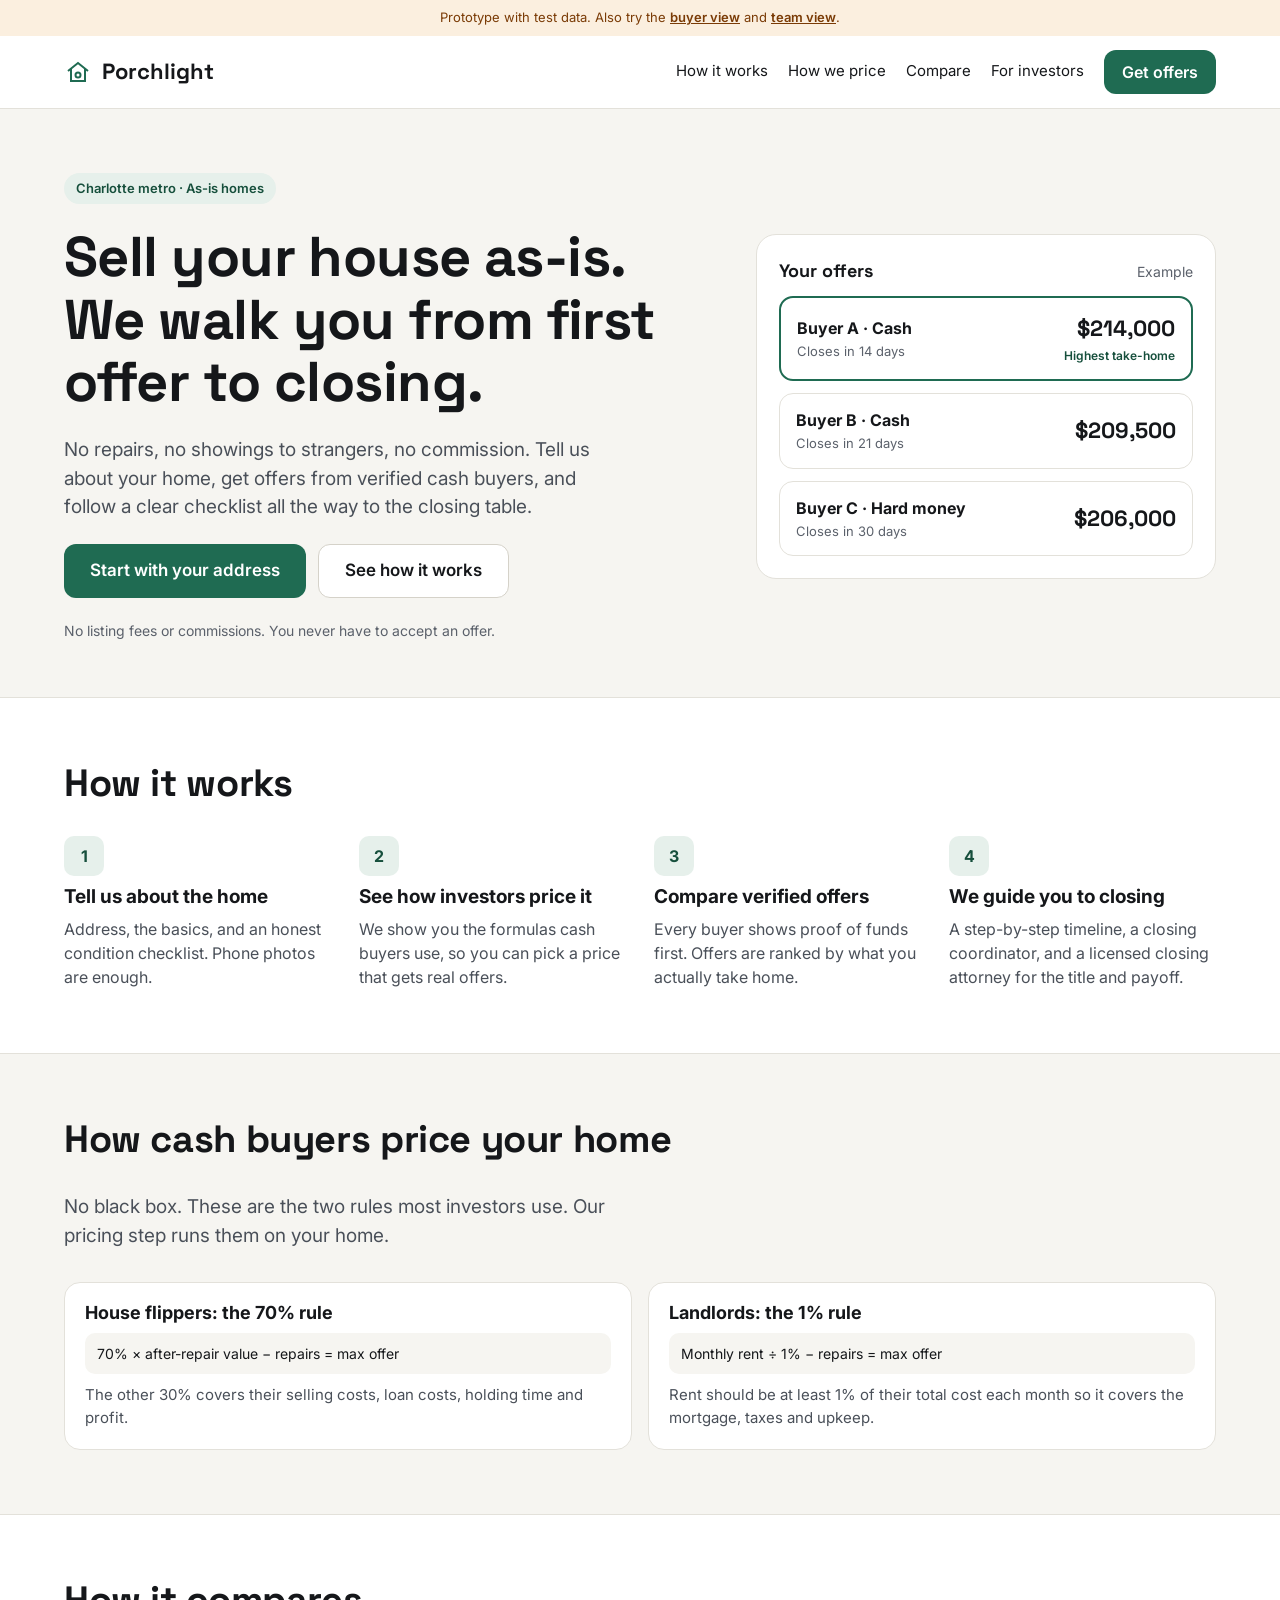
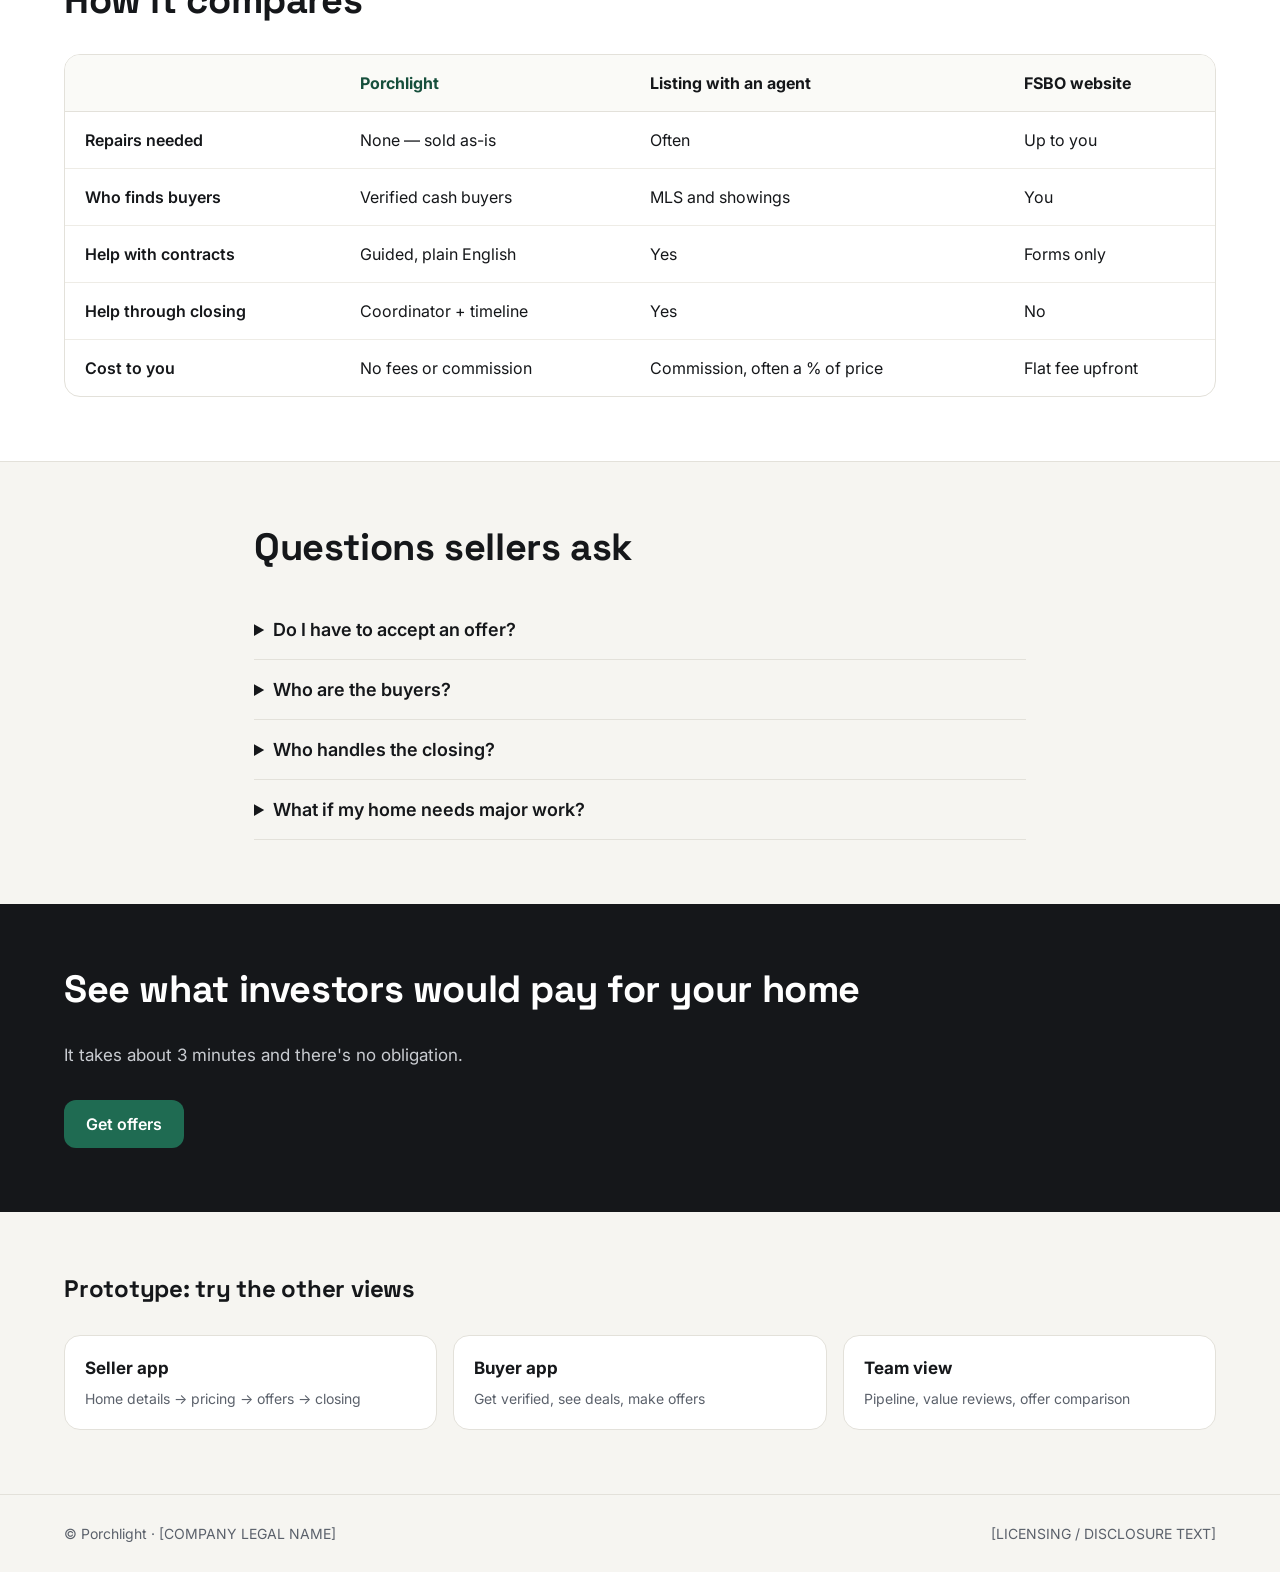
<file: index.html>
<!doctype html>
<html lang="en">
<head>
<meta charset="utf-8">
<meta name="viewport" content="width=device-width, initial-scale=1, viewport-fit=cover">
<meta name="theme-color" content="#15171A">
<meta name="description" content="Sell your house as-is in the Charlotte area. Get offers from verified cash buyers and a guided path from offer to closing.">
<title>Porchlight — Sell as-is, guided to closing</title>
<link rel="manifest" href="manifest.webmanifest">
<link rel="icon" href="icon.svg" type="image/svg+xml">
<link rel="preconnect" href="https://fonts.googleapis.com">
<link rel="stylesheet" href="https://fonts.googleapis.com/css2?family=Inter:wght@400;500;600;700&family=Space+Grotesk:wght@500;600;700&display=swap">
<style>
* { box-sizing: border-box; }
body { margin: 0; background: #F6F5F1; color: #15171A; font: 16px/1.5 Inter, system-ui, -apple-system, sans-serif; }
a { color: #1F6B52; }
h1, h2, h3 { margin: 0; line-height: 1.12; }
h1, h2 { font-family: 'Space Grotesk', Inter, sans-serif; letter-spacing: -0.01em; }
p { margin: 0; }
.wrap { max-width: 1200px; margin: 0 auto; padding: 0 24px; }
.demo-bar { background: #FBEFDF; color: #7A3B06; font-size: 13px; text-align: center; padding: 8px 16px; }
.demo-bar a { color: #7A3B06; font-weight: 600; }
header { background: #FFFFFF; border-bottom: 1px solid #E3E1DA; position: sticky; top: 0; z-index: 10; }
.nav { display: flex; flex-wrap: wrap; align-items: center; justify-content: space-between; gap: 12px; padding: 14px 24px; max-width: 1200px; margin: 0 auto; }
.brand { display: flex; align-items: center; gap: 10px; font-family: 'Space Grotesk', sans-serif; font-weight: 700; font-size: 22px; color: #15171A; text-decoration: none; }
.links { display: flex; flex-wrap: wrap; align-items: center; gap: 4px 20px; font-size: 15px; }
.links a { color: #15171A; text-decoration: none; padding: 10px 0; }
.btn { display: inline-flex; align-items: center; justify-content: center; min-height: 48px; padding: 0 22px; border-radius: 12px; font-weight: 600; text-decoration: none; font-size: 16px; }
.btn.primary { background: #1F6B52; color: #FFFFFF; }
.btn.primary:hover { background: #164F3C; color: #FFFFFF; }
.btn.ghost { background: #FFFFFF; color: #15171A; border: 1px solid #D5D2C9; }
.links .btn { padding: 0 18px; min-height: 44px; color: #FFFFFF; }
.hero { padding: 64px 0 56px; }
.hero .wrap { display: flex; flex-wrap: wrap; align-items: center; gap: 48px; }
.hero-copy { flex: 1 1 460px; min-width: 0; display: flex; flex-direction: column; gap: 22px; }
.tag { align-self: flex-start; background: #E6F0EB; color: #164F3C; font-size: 13px; font-weight: 600; padding: 6px 12px; border-radius: 999px; }
.hero h1 { font-size: clamp(36px, 6vw, 56px); }
.lead { font-size: 19px; color: #4A5059; max-width: 560px; }
.ctas { display: flex; flex-wrap: wrap; gap: 12px; }
.ctas .btn { min-height: 54px; font-size: 17px; padding: 0 26px; }
.fine { font-size: 14px; color: #5B616B; }
.offers { flex: 1 1 360px; max-width: 460px; min-width: 0; background: #FFFFFF; border: 1px solid #E3E1DA; border-radius: 20px; padding: 22px; display: flex; flex-direction: column; gap: 12px; }
.offers .head { display: flex; justify-content: space-between; align-items: baseline; }
.offers .head strong { font-family: 'Space Grotesk', sans-serif; font-size: 18px; }
.offer { border: 1px solid #E3E1DA; border-radius: 14px; padding: 14px 16px; display: flex; justify-content: space-between; align-items: center; gap: 10px; }
.offer.top { border: 2px solid #1F6B52; }
.offer .who { display: flex; flex-direction: column; gap: 2px; }
.offer .who span { font-size: 13px; color: #5B616B; }
.offer .amt { text-align: right; display: flex; flex-direction: column; gap: 2px; }
.offer .amt b { font-family: 'Space Grotesk', sans-serif; font-size: 22px; }
.offer .amt span { font-size: 12px; font-weight: 600; color: #164F3C; }
section.band { background: #FFFFFF; border-top: 1px solid #E3E1DA; border-bottom: 1px solid #E3E1DA; }
.section { padding: 64px 24px; display: flex; flex-direction: column; gap: 32px; }
.section h2 { font-size: clamp(28px, 4vw, 38px); }
.steps { display: grid; grid-template-columns: repeat(auto-fit, minmax(220px, 1fr)); gap: 28px; }
.step { display: flex; flex-direction: column; gap: 10px; }
.step .n { width: 40px; height: 40px; border-radius: 10px; background: #E6F0EB; color: #164F3C; font-weight: 700; display: flex; align-items: center; justify-content: center; }
.step h3 { font-size: 19px; }
.step p { color: #4A5059; }
.rules { display: grid; grid-template-columns: repeat(auto-fit, minmax(280px, 1fr)); gap: 16px; }
.rule { background: #FFFFFF; border: 1px solid #E3E1DA; border-radius: 16px; padding: 20px; display: flex; flex-direction: column; gap: 10px; }
.rule h3 { font-size: 18px; }
.rule .f { background: #F6F5F1; border-radius: 10px; padding: 10px 12px; font-size: 14px; }
.rule p { color: #4A5059; font-size: 15px; }
.table-box { overflow-x: auto; background: #FFFFFF; border: 1px solid #E3E1DA; border-radius: 16px; }
table { width: 100%; min-width: 640px; border-collapse: collapse; font-size: 16px; }
th, td { text-align: left; padding: 16px 20px; border-bottom: 1px solid #EEECE6; vertical-align: top; }
thead th { background: #FAFAF7; border-bottom: 1px solid #E3E1DA; }
thead th.us { color: #164F3C; }
tbody th { font-weight: 600; }
tbody tr:last-child th, tbody tr:last-child td { border-bottom: none; }
.faq { max-width: 820px; }
details { border-bottom: 1px solid #E3E1DA; padding: 16px 0; }
summary { font-weight: 600; font-size: 18px; cursor: pointer; }
details p { margin-top: 10px; color: #4A5059; }
.cta-band { background: #15171A; color: #FFFFFF; }
.cta-band .section { align-items: flex-start; }
.cta-band p { color: #C9CCD1; font-size: 17px; max-width: 620px; }
.roles { display: grid; grid-template-columns: repeat(auto-fit, minmax(240px, 1fr)); gap: 16px; }
.role { background: #FFFFFF; border: 1px solid #E3E1DA; border-radius: 16px; padding: 20px; display: flex; flex-direction: column; gap: 6px; text-decoration: none; color: #15171A; }
.role strong { font-size: 17px; }
.role span { color: #5B616B; font-size: 14px; }
footer { border-top: 1px solid #E3E1DA; }
footer .wrap { padding: 28px 24px; display: flex; flex-wrap: wrap; justify-content: space-between; gap: 12px; font-size: 14px; color: #5B616B; }
@media (max-width: 640px) {
  .links a:not(.btn) { display: none; }
  .hero { padding: 40px 0; }
  .section { padding: 48px 24px; }
  .ctas .btn { width: 100%; }
}
</style>
</head>
<body>

<div class="demo-bar">Prototype with test data. Also try the <a href="app.html#/buy">buyer view</a> and <a href="app.html#/team">team view</a>.</div>

<header>
  <nav class="nav" aria-label="Main">
    <a class="brand" href="./">
      <svg width="28" height="28" viewBox="0 0 28 28" fill="none" stroke="#1F6B52" stroke-width="2" aria-hidden="true"><path d="M4 13 14 5l10 8"/><path d="M7 11v12h14V11"/><circle cx="14" cy="17" r="2.5"/></svg>
      Porchlight
    </a>
    <div class="links">
      <a href="#how">How it works</a>
      <a href="#pricing">How we price</a>
      <a href="#compare">Compare</a>
      <a href="app.html#/buy">For investors</a>
      <a class="btn primary" href="app.html#/sell/1">Get offers</a>
    </div>
  </nav>
</header>

<main>
  <section class="hero">
    <div class="wrap">
      <div class="hero-copy">
        <span class="tag">Charlotte metro · As-is homes</span>
        <h1>Sell your house as&#8209;is. We walk you from first offer to closing.</h1>
        <p class="lead">No repairs, no showings to strangers, no commission. Tell us about your home, get offers from verified cash buyers, and follow a clear checklist all the way to the closing table.</p>
        <div class="ctas">
          <a class="btn primary" href="app.html#/sell/1">Start with your address</a>
          <a class="btn ghost" href="#how">See how it works</a>
        </div>
        <p class="fine">No listing fees or commissions. You never have to accept an offer.</p>
      </div>
      <div class="offers" aria-label="Example offers">
        <div class="head"><strong>Your offers</strong><span class="fine">Example</span></div>
        <div class="offer top"><div class="who"><b>Buyer A · Cash</b><span>Closes in 14 days</span></div><div class="amt"><b>$214,000</b><span>Highest take-home</span></div></div>
        <div class="offer"><div class="who"><b>Buyer B · Cash</b><span>Closes in 21 days</span></div><div class="amt"><b>$209,500</b></div></div>
        <div class="offer"><div class="who"><b>Buyer C · Hard money</b><span>Closes in 30 days</span></div><div class="amt"><b>$206,000</b></div></div>
      </div>
    </div>
  </section>

  <section class="band" id="how">
    <div class="wrap section">
      <h2>How it works</h2>
      <div class="steps">
        <div class="step"><span class="n">1</span><h3>Tell us about the home</h3><p>Address, the basics, and an honest condition checklist. Phone photos are enough.</p></div>
        <div class="step"><span class="n">2</span><h3>See how investors price it</h3><p>We show you the formulas cash buyers use, so you can pick a price that gets real offers.</p></div>
        <div class="step"><span class="n">3</span><h3>Compare verified offers</h3><p>Every buyer shows proof of funds first. Offers are ranked by what you actually take home.</p></div>
        <div class="step"><span class="n">4</span><h3>We guide you to closing</h3><p>A step-by-step timeline, a closing coordinator, and a licensed closing attorney for the title and payoff.</p></div>
      </div>
    </div>
  </section>

  <section id="pricing">
    <div class="wrap section">
      <h2>How cash buyers price your home</h2>
      <p class="lead">No black box. These are the two rules most investors use. Our pricing step runs them on your home.</p>
      <div class="rules">
        <div class="rule"><h3>House flippers: the 70% rule</h3><div class="f">70% × after-repair value − repairs = max offer</div><p>The other 30% covers their selling costs, loan costs, holding time and profit.</p></div>
        <div class="rule"><h3>Landlords: the 1% rule</h3><div class="f">Monthly rent ÷ 1% − repairs = max offer</div><p>Rent should be at least 1% of their total cost each month so it covers the mortgage, taxes and upkeep.</p></div>
      </div>
    </div>
  </section>

  <section class="band" id="compare">
    <div class="wrap section">
      <h2>How it compares</h2>
      <div class="table-box">
        <table>
          <thead><tr><th scope="col"></th><th scope="col" class="us">Porchlight</th><th scope="col">Listing with an agent</th><th scope="col">FSBO website</th></tr></thead>
          <tbody>
            <tr><th scope="row">Repairs needed</th><td>None — sold as-is</td><td>Often</td><td>Up to you</td></tr>
            <tr><th scope="row">Who finds buyers</th><td>Verified cash buyers</td><td>MLS and showings</td><td>You</td></tr>
            <tr><th scope="row">Help with contracts</th><td>Guided, plain English</td><td>Yes</td><td>Forms only</td></tr>
            <tr><th scope="row">Help through closing</th><td>Coordinator + timeline</td><td>Yes</td><td>No</td></tr>
            <tr><th scope="row">Cost to you</th><td>No fees or commission</td><td>Commission, often a % of price</td><td>Flat fee upfront</td></tr>
          </tbody>
        </table>
      </div>
    </div>
  </section>

  <section>
    <div class="wrap section faq">
      <h2>Questions sellers ask</h2>
      <div>
        <details><summary>Do I have to accept an offer?</summary><p>No. You can counter, ask questions, or walk away at no cost.</p></details>
        <details><summary>Who are the buyers?</summary><p>Investors from our verified buyer network, and sometimes [COMPANY NAME] itself. Any offer from us is clearly labeled and shown next to every other offer.</p></details>
        <details><summary>Who handles the closing?</summary><p>A North Carolina closing attorney handles the title, payoff and deed. We keep everyone on schedule.</p></details>
        <details><summary>What if my home needs major work?</summary><p>That is exactly what our buyers look for. Just be honest in the condition checklist.</p></details>
      </div>
    </div>
  </section>

  <section class="cta-band">
    <div class="wrap section">
      <h2>See what investors would pay for your home</h2>
      <p>It takes about 3 minutes and there's no obligation.</p>
      <a class="btn primary" href="app.html#/sell/1">Get offers</a>
    </div>
  </section>

  <section>
    <div class="wrap section">
      <h2 style="font-size:24px">Prototype: try the other views</h2>
      <div class="roles">
        <a class="role" href="app.html#/sell/1"><strong>Seller app</strong><span>Home details → pricing → offers → closing</span></a>
        <a class="role" href="app.html#/buy"><strong>Buyer app</strong><span>Get verified, see deals, make offers</span></a>
        <a class="role" href="app.html#/team"><strong>Team view</strong><span>Pipeline, value reviews, offer comparison</span></a>
      </div>
    </div>
  </section>
</main>

<footer>
  <div class="wrap">
    <span>© Porchlight · [COMPANY LEGAL NAME]</span>
    <span>[LICENSING / DISCLOSURE TEXT]</span>
  </div>
</footer>
</body>
</html>
</file>
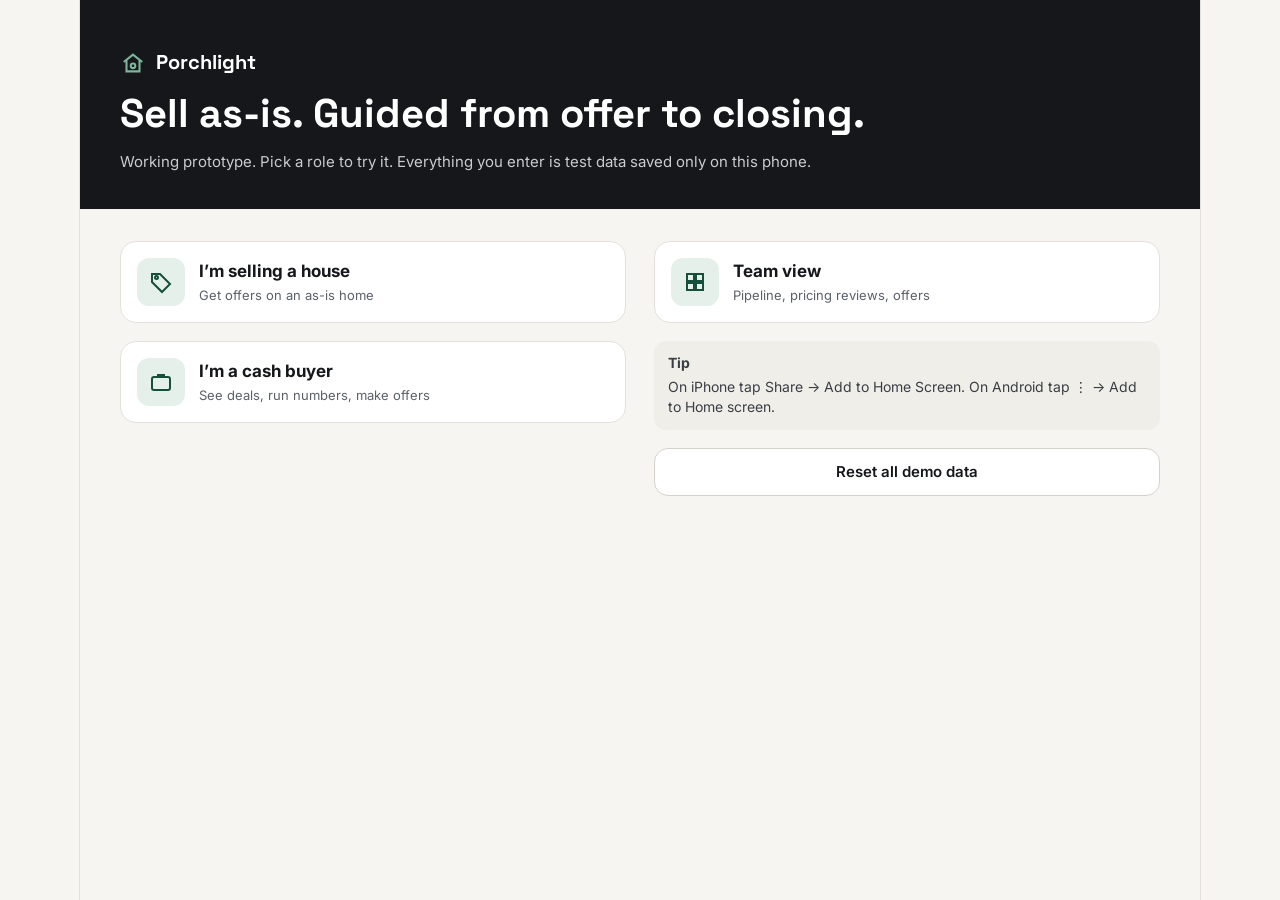
<file: app.html>
<!doctype html>
<html lang="en">
<head>
<meta charset="utf-8">
<meta name="viewport" content="width=device-width, initial-scale=1, viewport-fit=cover">
<meta name="theme-color" content="#15171A">
<meta name="apple-mobile-web-app-capable" content="yes">
<meta name="apple-mobile-web-app-title" content="Porchlight">
<title>Porchlight — app (prototype)</title>
<link rel="manifest" href="manifest.webmanifest">
<link rel="icon" href="icon.svg" type="image/svg+xml">
<link rel="preconnect" href="https://fonts.googleapis.com">
<link rel="stylesheet" href="https://fonts.googleapis.com/css2?family=Inter:wght@400;500;600;700&family=Space+Grotesk:wght@500;600;700&display=swap">
<link rel="stylesheet" href="styles.css">
</head>
<body>
<div id="app" aria-live="polite"></div>
<noscript>This prototype needs JavaScript turned on.</noscript>
<script src="app.js"></script>
</body>
</html>
</file>
<file: styles.css>
:root {
  --ground: #F6F5F1;
  --surface: #FFFFFF;
  --ink: #15171A;
  --muted: #4A5059;
  --faint: #5B616B;
  --line: #E3E1DA;
  --line-soft: #EEECE6;
  --field: #D5D2C9;
  --accent: #1F6B52;
  --accent-ink: #164F3C;
  --accent-soft: #E6F0EB;
  --warn-bg: #FBEFDF;
  --warn-ink: #7A3B06;
  --info-bg: #E8EEF7;
  --info-ink: #1D4E89;
  --neutral-bg: #F0EEE8;
  --radius: 14px;
}
* { box-sizing: border-box; }
html, body { margin: 0; background: var(--ground); color: var(--ink); font: 16px/1.45 Inter, system-ui, -apple-system, sans-serif; -webkit-text-size-adjust: 100%; }
h1, h2, h3 { margin: 0; line-height: 1.15; }
h1, .display { font-family: 'Space Grotesk', Inter, sans-serif; }
p { margin: 0; }
a { color: var(--accent); }
button, input, textarea, select { font: inherit; color: inherit; }

/* App shell */
.screen { min-height: 100vh; min-height: 100dvh; display: flex; flex-direction: column; max-width: 560px; margin: 0 auto; background: var(--ground); }
.screen.wide { max-width: 1320px; }
.topbar { position: sticky; top: 0; z-index: 5; background: var(--surface); border-bottom: 1px solid var(--line); padding: calc(10px + env(safe-area-inset-top)) 12px 10px; display: flex; align-items: center; gap: 6px; }
.topbar.dark { background: var(--ink); color: #FFFFFF; border-bottom: none; }
.topbar .titles { flex: 1; display: flex; flex-direction: column; min-width: 0; }
.topbar .title { font-weight: 700; font-size: 17px; white-space: nowrap; overflow: hidden; text-overflow: ellipsis; }
.topbar .sub { font-size: 13px; color: var(--faint); }
.topbar.dark .sub { color: #B9BDC4; }
.icon-btn { width: 44px; height: 44px; border: none; background: transparent; border-radius: 12px; display: inline-flex; align-items: center; justify-content: center; cursor: pointer; color: inherit; text-decoration: none; }
.content { flex: 1; padding: 20px; display: flex; flex-direction: column; gap: 18px; }
.footer-bar { position: sticky; bottom: 0; background: var(--surface); border-top: 1px solid var(--line); padding: 14px 20px calc(18px + env(safe-area-inset-bottom)); display: flex; flex-direction: column; gap: 10px; }
.tabbar { position: sticky; bottom: 0; display: grid; grid-template-columns: repeat(4, 1fr); background: var(--surface); border-top: 1px solid var(--line); padding: 6px 4px calc(10px + env(safe-area-inset-bottom)); }
.tabbar a { display: flex; flex-direction: column; align-items: center; justify-content: center; gap: 2px; min-height: 48px; font-size: 12px; color: var(--faint); text-decoration: none; font-weight: 500; }
.tabbar a.on { color: var(--accent); font-weight: 600; }

/* Progress */
.progress { display: grid; grid-template-columns: repeat(4, 1fr); gap: 6px; padding: 0 8px 4px; }
.progress span { height: 5px; border-radius: 3px; background: var(--line); }
.progress span.on { background: var(--accent); }

/* Type */
.h1 { font-family: 'Space Grotesk', sans-serif; font-size: 28px; font-weight: 700; }
.lead { color: var(--muted); font-size: 15px; }
.small { font-size: 13px; color: var(--faint); }
.tiny { font-size: 12px; color: var(--faint); }
.big-num { font-family: 'Space Grotesk', sans-serif; font-weight: 700; font-size: 34px; }
.money { font-family: 'Space Grotesk', sans-serif; font-weight: 700; }
.good { color: var(--accent-ink); }

/* Cards */
.card { background: var(--surface); border: 1px solid var(--line); border-radius: 16px; padding: 16px; display: flex; flex-direction: column; gap: 12px; }
.card.hl { border: 2px solid var(--accent); }
.card.warn { border: 2px solid #E8B45A; }
.card-link { text-decoration: none; color: var(--ink); }
.row { display: flex; justify-content: space-between; align-items: center; gap: 10px; }
.row.top { align-items: flex-start; }
.stack { display: flex; flex-direction: column; gap: 6px; }
.grid2 { display: grid; grid-template-columns: repeat(2, minmax(0, 1fr)); gap: 8px; }
.grid3 { display: grid; grid-template-columns: repeat(3, minmax(0, 1fr)); gap: 8px; }
.grid4 { display: grid; grid-template-columns: repeat(4, minmax(0, 1fr)); gap: 6px; }
.stat { background: var(--ground); border-radius: 10px; padding: 10px 12px; display: flex; flex-direction: column; gap: 2px; }
.stat .k { font-size: 12px; color: var(--muted); }
.stat .v { font-weight: 700; font-size: 17px; }
.lines > div { display: flex; justify-content: space-between; gap: 10px; padding: 11px 0; border-bottom: 1px solid var(--line-soft); font-size: 15px; }
.lines > div:last-child { border-bottom: none; }
.formula { background: var(--ground); border-radius: 10px; padding: 10px 12px; font-size: 13px; line-height: 1.6; display: flex; flex-direction: column; }
.notice { border-radius: 12px; padding: 12px 14px; display: flex; flex-direction: column; gap: 4px; font-size: 14px; }
.notice.good { background: var(--accent-soft); color: var(--accent-ink); }
.notice.ok { background: #EEF5F1; color: #1E4D3B; }
.notice.warn { background: var(--warn-bg); color: var(--warn-ink); }
.notice.neutral { background: var(--neutral-bg); color: #3A3E45; }
.photo { background: #D9D6CC; border-radius: 12px; display: flex; align-items: flex-end; padding: 8px; font-size: 12px; font-weight: 600; aspect-ratio: 1; }

/* Pills */
.pill { display: inline-flex; align-items: center; font-size: 12px; font-weight: 600; padding: 4px 9px; border-radius: 999px; white-space: nowrap; }
.pill.good { background: var(--accent-soft); color: var(--accent-ink); }
.pill.warn { background: var(--warn-bg); color: var(--warn-ink); }
.pill.info { background: var(--info-bg); color: var(--info-ink); }
.pill.neutral { background: var(--neutral-bg); color: #3A3E45; font-weight: 500; }
.pill.dark { background: var(--ink); color: #FFFFFF; }
.pills { display: flex; flex-wrap: wrap; gap: 6px; }

/* Form */
label.lbl, .lbl { font-size: 14px; font-weight: 600; }
.field { height: 50px; width: 100%; padding: 0 14px; border: 1px solid var(--field); border-radius: 12px; background: var(--surface); font-size: 16px; }
textarea.field { height: auto; padding: 10px 14px; resize: vertical; }
.money-field { display: flex; align-items: center; gap: 4px; border: 1px solid var(--field); border-radius: 12px; padding: 0 12px; height: 48px; background: var(--surface); }
.money-field input { border: none; outline: none; width: 100%; font-weight: 600; font-size: 16px; background: transparent; }
.money-field:focus-within, .field:focus { outline: 2px solid var(--accent); outline-offset: 1px; }
.money-field.sm { width: 150px; height: 44px; }
.chips { display: flex; flex-wrap: wrap; gap: 8px; }
.chip { min-height: 44px; padding: 0 16px; border-radius: 999px; border: 1px solid var(--field); background: var(--surface); cursor: pointer; font-weight: 500; font-size: 15px; }
.chip.on { background: var(--accent); border-color: var(--accent); color: #FFFFFF; }
.chip.dark.on { background: var(--ink); border-color: var(--ink); }
.seg { display: grid; gap: 6px; }
.seg button { min-height: 44px; border-radius: 10px; border: 1px solid var(--field); background: var(--surface); cursor: pointer; font-weight: 500; font-size: 14px; padding: 0 4px; }
.seg button.on { background: var(--accent); border-color: var(--accent); color: #FFFFFF; }
.seg.dark button.on { background: var(--ink); border-color: var(--ink); }
.toggle { display: flex; gap: 4px; background: var(--neutral-bg); border-radius: 12px; padding: 4px; }
.toggle button { flex: 1; min-height: 40px; border: none; border-radius: 9px; background: transparent; font-weight: 600; font-size: 14px; color: var(--muted); cursor: pointer; padding: 0 12px; }
.toggle button.on { background: var(--surface); color: var(--ink); box-shadow: 0 1px 2px rgba(0,0,0,.08); }
input[type=range] { width: 100%; accent-color: var(--ink); height: 32px; margin: 0; }
input[type=checkbox], input[type=radio] { width: 22px; height: 22px; accent-color: var(--accent); flex-shrink: 0; }
.check-row { display: flex; align-items: center; gap: 12px; background: var(--surface); border: 1px solid var(--line); border-radius: 14px; padding: 14px; cursor: pointer; }
.check-row.done .t { color: var(--faint); text-decoration: line-through; }
details summary { cursor: pointer; font-size: 13px; font-weight: 600; color: var(--accent-ink); }
details p, details .detail { margin-top: 6px; font-size: 13px; color: var(--muted); }

/* Buttons */
.btn { display: flex; align-items: center; justify-content: center; gap: 8px; min-height: 54px; border-radius: 14px; border: none; background: var(--accent); color: #FFFFFF; font-weight: 600; font-size: 17px; text-decoration: none; cursor: pointer; padding: 0 20px; width: 100%; }
.btn.secondary { background: var(--surface); color: var(--ink); border: 1px solid var(--field); min-height: 48px; font-size: 15px; }
.btn.dark { background: var(--ink); }
.btn.sm { min-height: 44px; font-size: 14px; width: auto; padding: 0 16px; border-radius: 10px; }
.btn:disabled { opacity: .5; cursor: not-allowed; }

/* Home */
.hero { padding: calc(36px + env(safe-area-inset-top)) 24px 28px; background: var(--ink); color: #FFFFFF; display: flex; flex-direction: column; gap: 14px; }
.hero .lead { color: #C9CCD1; }
.brand { display: flex; align-items: center; gap: 10px; font-family: 'Space Grotesk', sans-serif; font-weight: 700; font-size: 20px; }
.role { display: flex; flex-direction: row; gap: 14px; align-items: center; text-decoration: none; color: var(--ink); }
.role .ic { width: 48px; height: 48px; border-radius: 12px; background: var(--accent-soft); color: var(--accent-ink); display: flex; align-items: center; justify-content: center; flex-shrink: 0; }

/* Steps timeline */
.steps .step { display: flex; gap: 14px; }
.steps .rail { display: flex; flex-direction: column; align-items: center; }
.steps .dot { width: 26px; height: 26px; border-radius: 50%; display: flex; align-items: center; justify-content: center; font-weight: 700; font-size: 13px; flex-shrink: 0; background: var(--neutral-bg); color: var(--faint); }
.steps .dot.done { background: var(--accent); color: #FFFFFF; }
.steps .dot.now { background: var(--surface); color: var(--accent); border: 2px solid var(--accent); }
.steps .line { width: 2px; flex: 1; min-height: 18px; background: var(--line); }
.steps .body { padding-bottom: 16px; display: flex; flex-direction: column; gap: 2px; }

/* Admin */
.admin-wrap { display: flex; flex-wrap: wrap; }
.admin-nav { flex: 1 1 200px; max-width: 240px; padding: 20px 14px; display: flex; flex-direction: column; gap: 4px; }
.admin-nav a { padding: 10px 12px; border-radius: 10px; color: #3A3E45; text-decoration: none; font-size: 15px; }
.admin-nav a.on { background: var(--surface); border: 1px solid var(--line); color: var(--ink); font-weight: 600; }
.admin-main { flex: 999 1 560px; min-width: 0; padding: 20px 20px 48px; display: flex; flex-direction: column; gap: 20px; }
.kpis { display: grid; grid-template-columns: repeat(auto-fit, minmax(150px, 1fr)); gap: 12px; }
.board-scroll { overflow-x: auto; padding-bottom: 8px; -webkit-overflow-scrolling: touch; }
.board { display: flex; gap: 12px; min-width: max-content; }
.col { width: 240px; background: var(--line-soft); border-radius: 14px; padding: 12px; display: flex; flex-direction: column; gap: 10px; }
.mini { background: var(--surface); border: 1px solid var(--line); border-radius: 12px; padding: 12px; display: flex; flex-direction: column; gap: 4px; text-decoration: none; color: var(--ink); }
.two-col { display: flex; flex-wrap: wrap; gap: 20px; align-items: flex-start; }
.two-col > div { flex: 1 1 440px; min-width: 0; display: flex; flex-direction: column; gap: 20px; }
.table-wrap { overflow-x: auto; }
table { width: 100%; min-width: 460px; border-collapse: collapse; font-size: 14px; }
th { text-align: left; font-size: 12px; color: var(--muted); padding: 8px 6px; border-bottom: 1px solid var(--line); font-weight: 600; }
td { padding: 10px 6px; border-bottom: 1px solid var(--line-soft); vertical-align: middle; }
tr.sel { background: #F0F5F2; }
.attn { display: flex; flex-wrap: wrap; align-items: center; gap: 10px; padding: 12px 0; border-bottom: 1px solid var(--line-soft); }
.attn:last-child { border-bottom: none; }
.attn .t { flex: 1 1 240px; font-size: 15px; }
.empty { text-align: center; color: var(--muted); padding: 24px 0; }
.toast { position: fixed; left: 50%; bottom: calc(90px + env(safe-area-inset-bottom)); transform: translateX(-50%); background: var(--ink); color: #FFFFFF; padding: 12px 18px; border-radius: 12px; font-size: 14px; font-weight: 500; z-index: 50; max-width: 90vw; box-shadow: 0 6px 20px rgba(0,0,0,.2); }
.sr { position: absolute; left: -9999px; }
.banner { background: var(--warn-bg); color: var(--warn-ink); font-size: 12px; text-align: center; padding: 6px 12px; }

/* Desktop layout for seller and buyer screens */
@media (min-width: 900px) {
  .screen { max-width: 1120px; box-shadow: 0 0 0 1px var(--line); }
  .screen.wide { box-shadow: none; }
  .topbar { padding-left: 24px; padding-right: 24px; }
  .hero { padding: 48px 40px 36px; }
  .hero .h1 { font-size: 40px !important; max-width: 760px; }
  .content { display: block; column-count: 2; column-gap: 28px; padding: 32px 40px; }
  .content > * { break-inside: avoid; margin: 0 0 18px; }
  .content > .stack:first-child { column-span: all; }
  .content[style*="text-align:center"] { column-count: 1; max-width: 560px; margin: 0 auto; }
  .admin-main .content, .screen.wide .content { column-count: 1; }
  .footer-bar { flex-direction: row; align-items: center; justify-content: flex-end; padding: 16px 40px; }
  .footer-bar .btn { width: auto; min-width: 340px; }
  .footer-bar .grid2 { display: flex; gap: 10px; }
  .footer-bar .grid2 .btn { min-width: 160px; }
  .tabbar { grid-template-columns: repeat(4, 160px); justify-content: center; }
}
</file>
